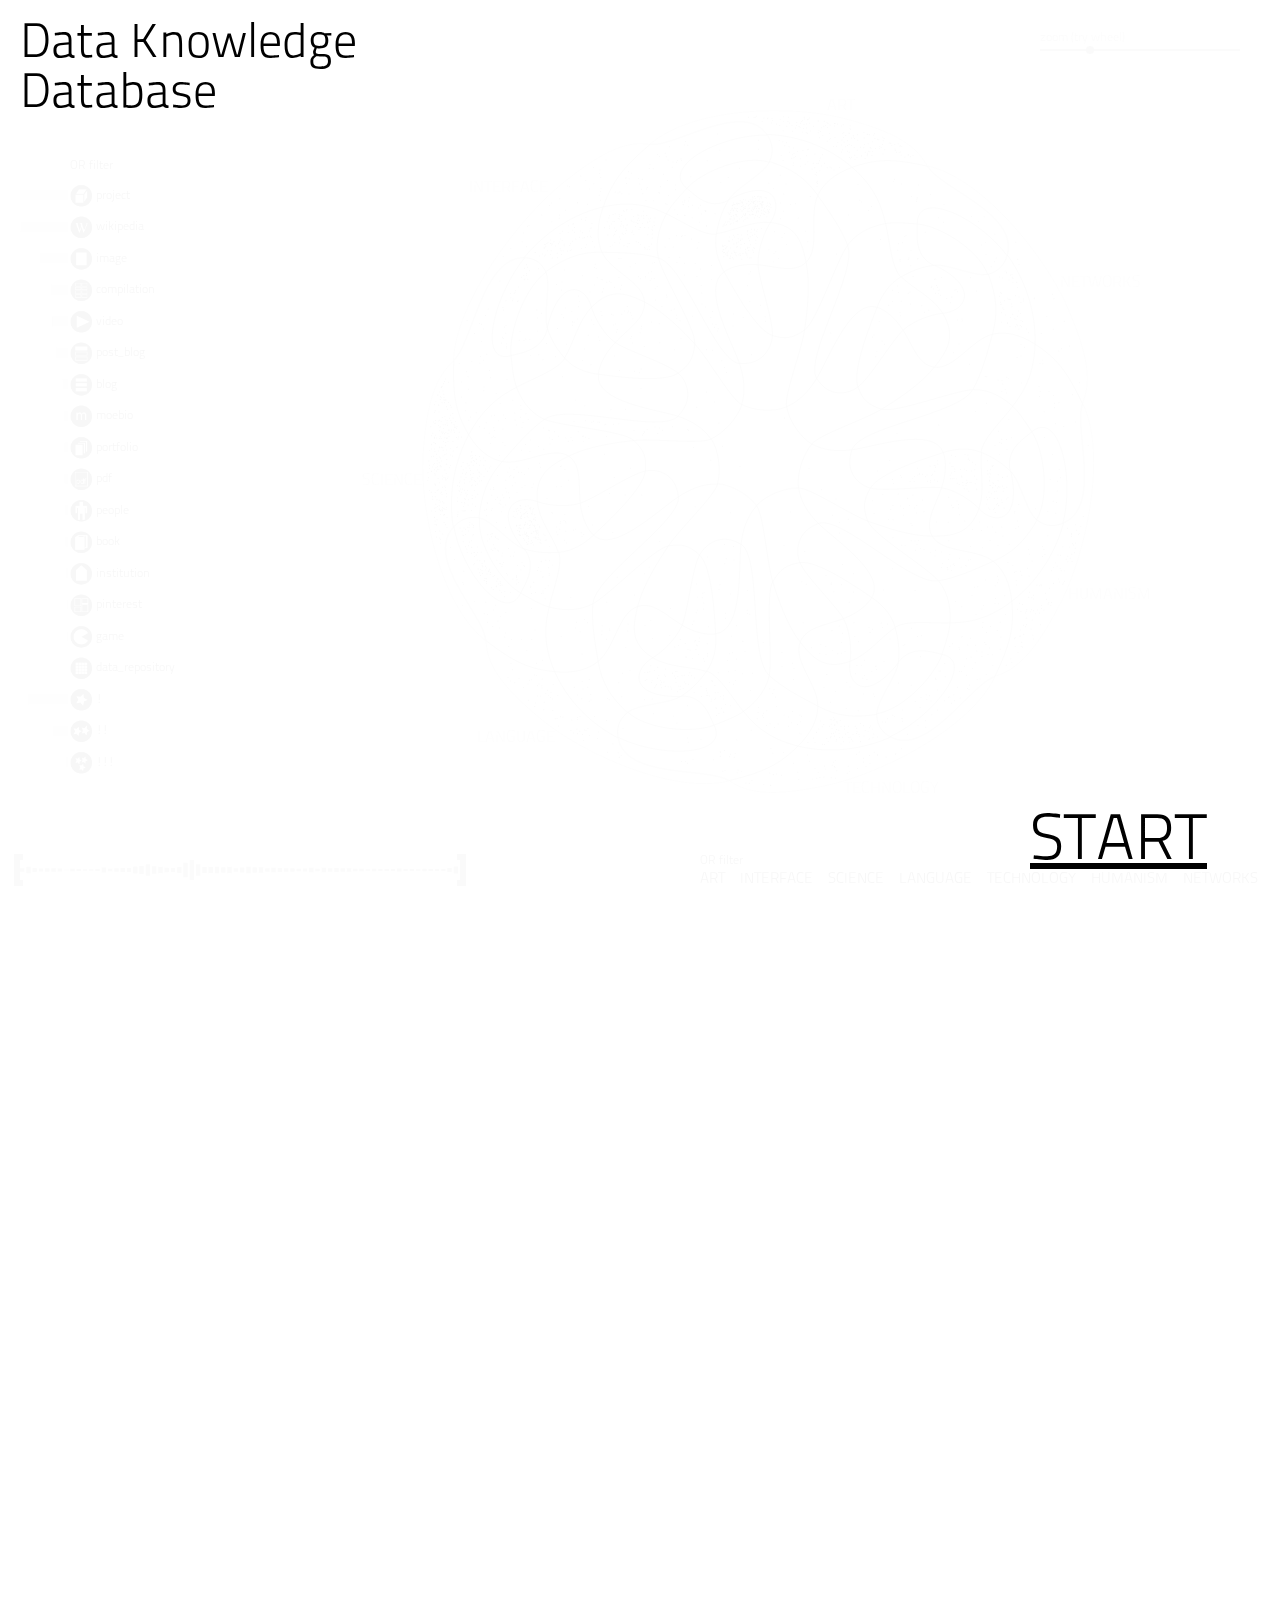
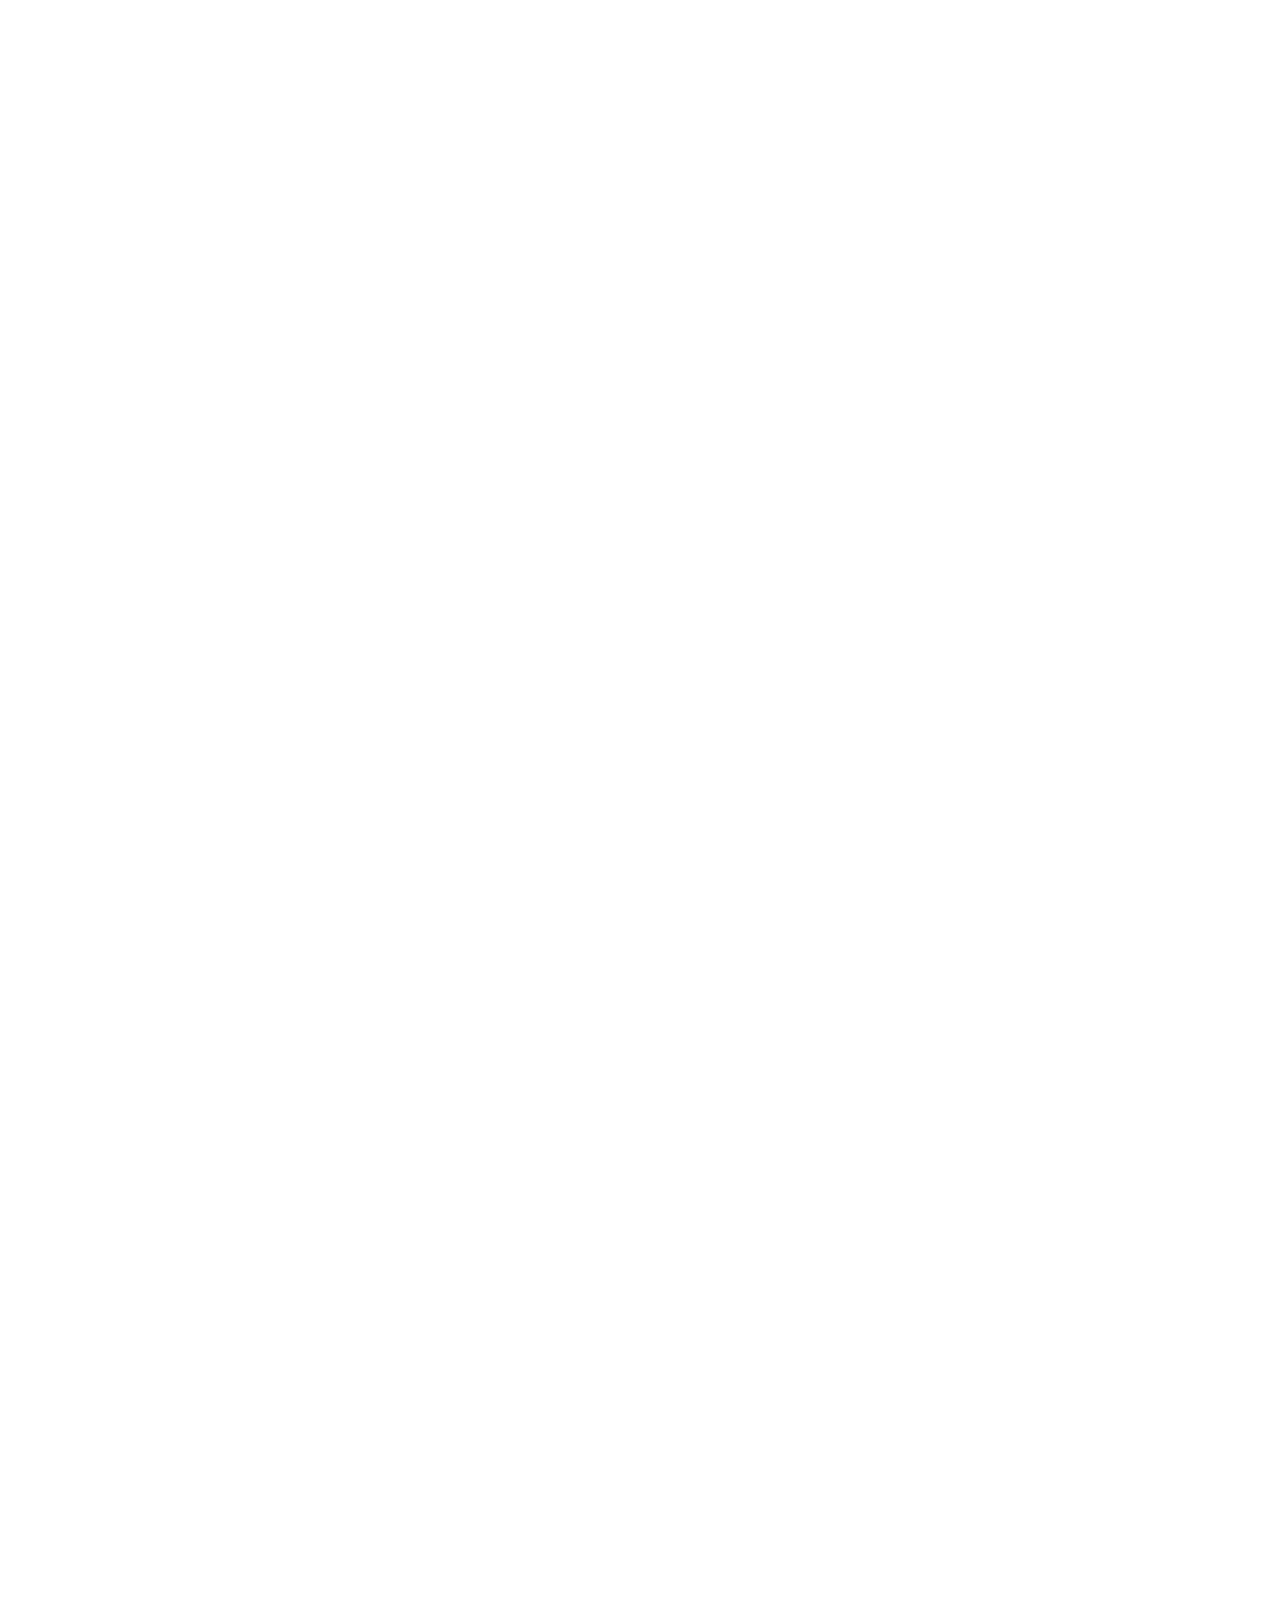
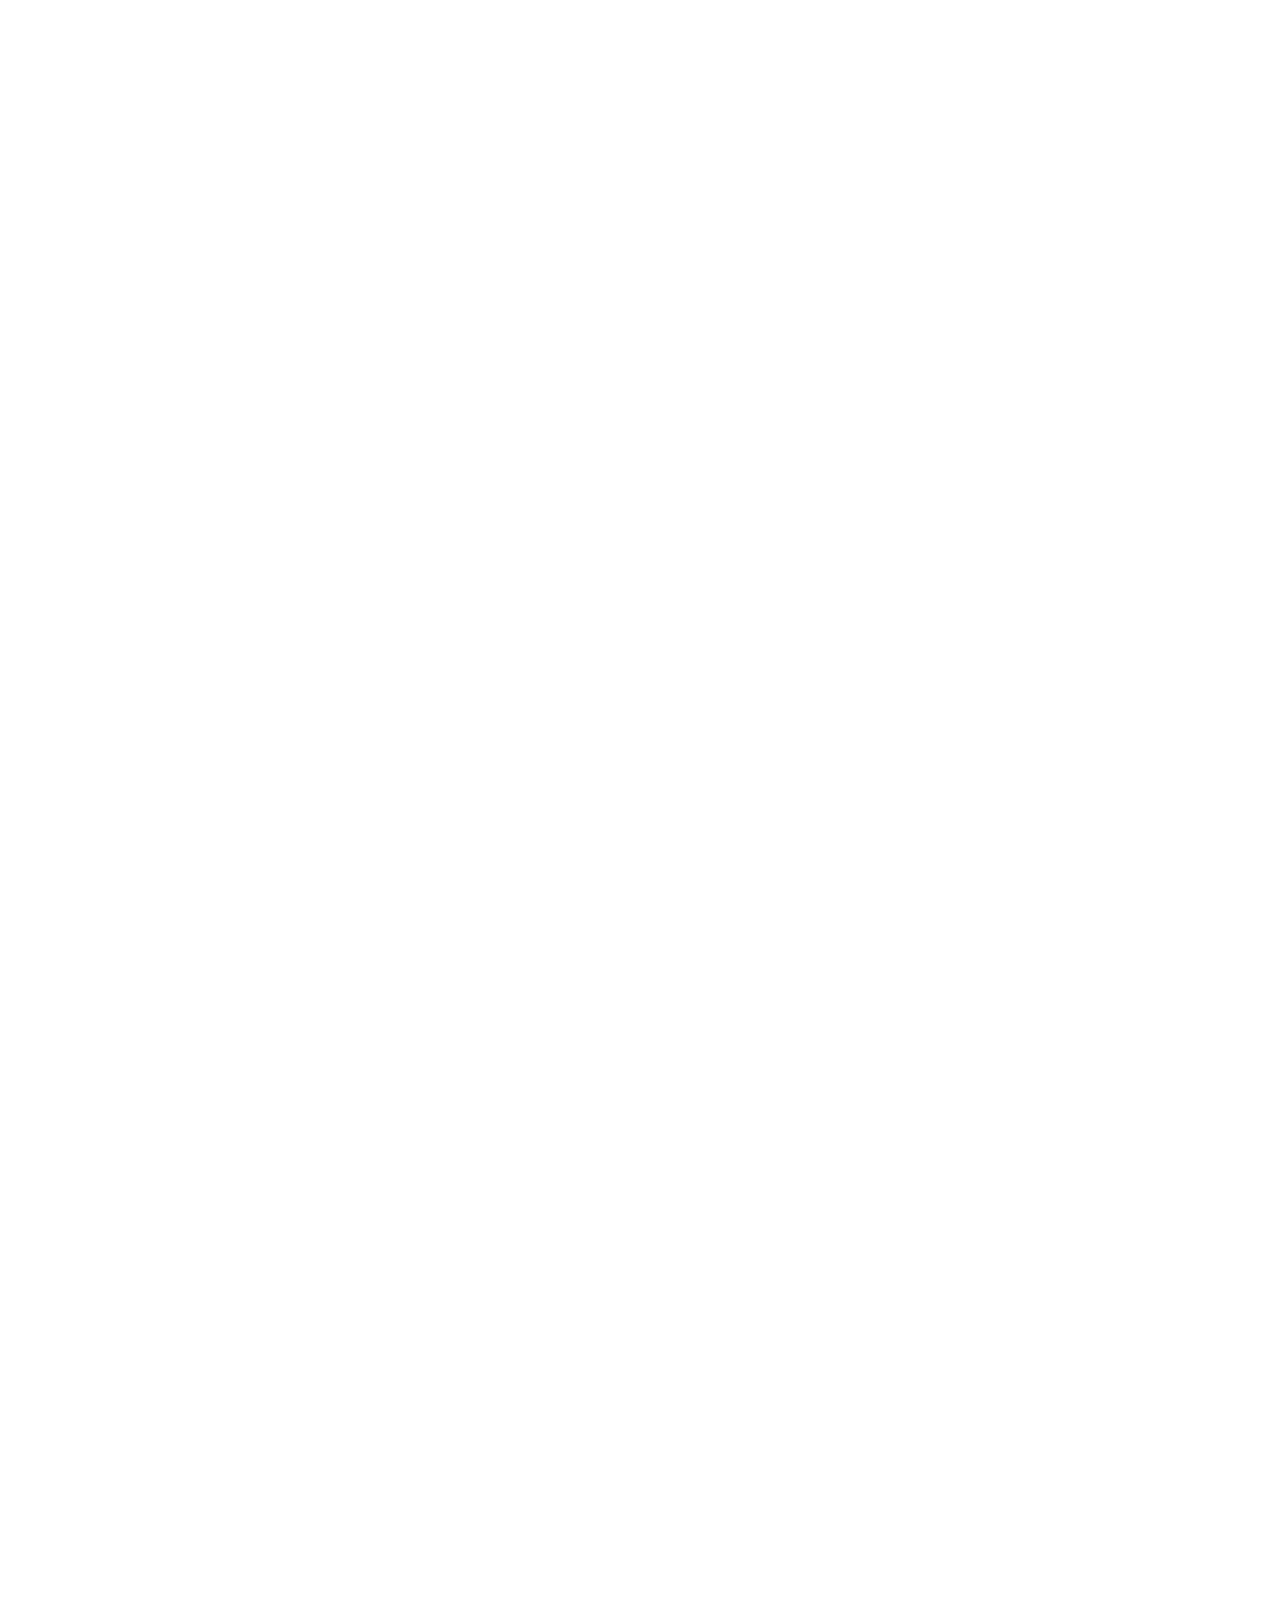
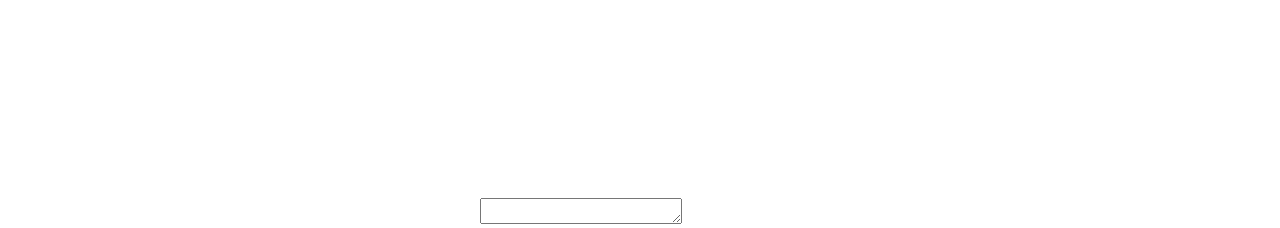
<file: drumwave/kdb/index.htm>
<!DOCTYPE html>

<html lang="en">
	<head>
		<meta charset="utf-8" />
		<title>personal Knowledge database</title>
		
		<meta http-equiv="Content-Type" content="text/html; charset=utf-8" />
		
		<meta name="Author" content="Santiago Ortiz" />
		<meta name="Keywords" content="data visualization, datavis, infovis, map, maps, canvas, html5, javascript, complexity, math, geometry, topology, generative, art, media, design, programming, experimental, computer, network, graph, interaction, interface, information, culture, science, infographics" />
		<meta name="Description" content="personal Knowledge database contains all the internet references I've been accumulating " />
		<meta name="viewport" content="width=device-width, initial-scale=1.0, maximum-scale=1.0, minimum-scale=1.0, user-scalable=no">
		
		<meta name="og:image" property="og:image" content="http://moebio.com/research/knowledgeDatabase/resources/knowledge.png"/> <!-- 323x323 -->
		
		<style type="text/css" media="screen">
			 @font-face {
				 font-family: TitilliumText;
				 src: url(./resources/font/TitilliumText22L002.otf);
				 font-style: normal;
			 }
			 html, body{ height:100%;}
			 body { margin:0; padding:0; overflow:hidden; }
			 textarea:focus { border: 2px solid red; outline: 0px; resize: none; }
			 body {font-family: TitilliumText; font-size: 12px;}
			 a:link{color:#000000;}
			 a:visited{color:#000000;}
			 p{line-height: 180%;}
			 a{text-decoration:none}
		</style>
	</head>
	
	
	<body bgcolor='#FFFFFF' id="index" class="home" link="#000000" vlink="#000000">
		<div id="maindiv">
			<canvas id="main">Your browser does not have support for Canvas.</canvas>
		</div>
	
		<div id="removeDiv"></div>
		
		<script>var hashTag = window.location.hash</script>
		
		<script type="text/javascript">var LOADED_FONT = "TitilliumText";</script>
		
		<!-- jQuery -->
		<!-- <script type="text/javascript" src="./libraries/jquery-1.8.0.min.js"></script>-->
		
		<!-- FRAMEWORK -->
		<script type="text/javascript" src="./classes/all.min.js"></script>
		<!-- <script type="text/javascript" src="../frameworks2/IncludeAll.js"></script> -->
		
		<!-- CLASSES -->
		
		<script type="text/javascript" src="./classes/ZoomScroll.js"></script>
		<script type="text/javascript" src="./classes/SetsFilter.js"></script>
		<script type="text/javascript" src="./classes/IconsTags.js"></script>
		<script type="text/javascript" src="./classes/TextFilter.js"></script>
		<script type="text/javascript" src="./classes/ColorNames.js"></script>
		<script type="text/javascript" src="./classes/LoadAndProcessData.js"></script>
		<script type="text/javascript" src="./classes/Texts.js"></script>
		<script type="text/javascript" src="./classes/LinkPanel.js"></script>
		<script type="text/javascript" src="./classes/TimeLine.js"></script>
		
		<script type="text/javascript" src="./Main.js"></script>
	  
	</body>

</html>
</file>
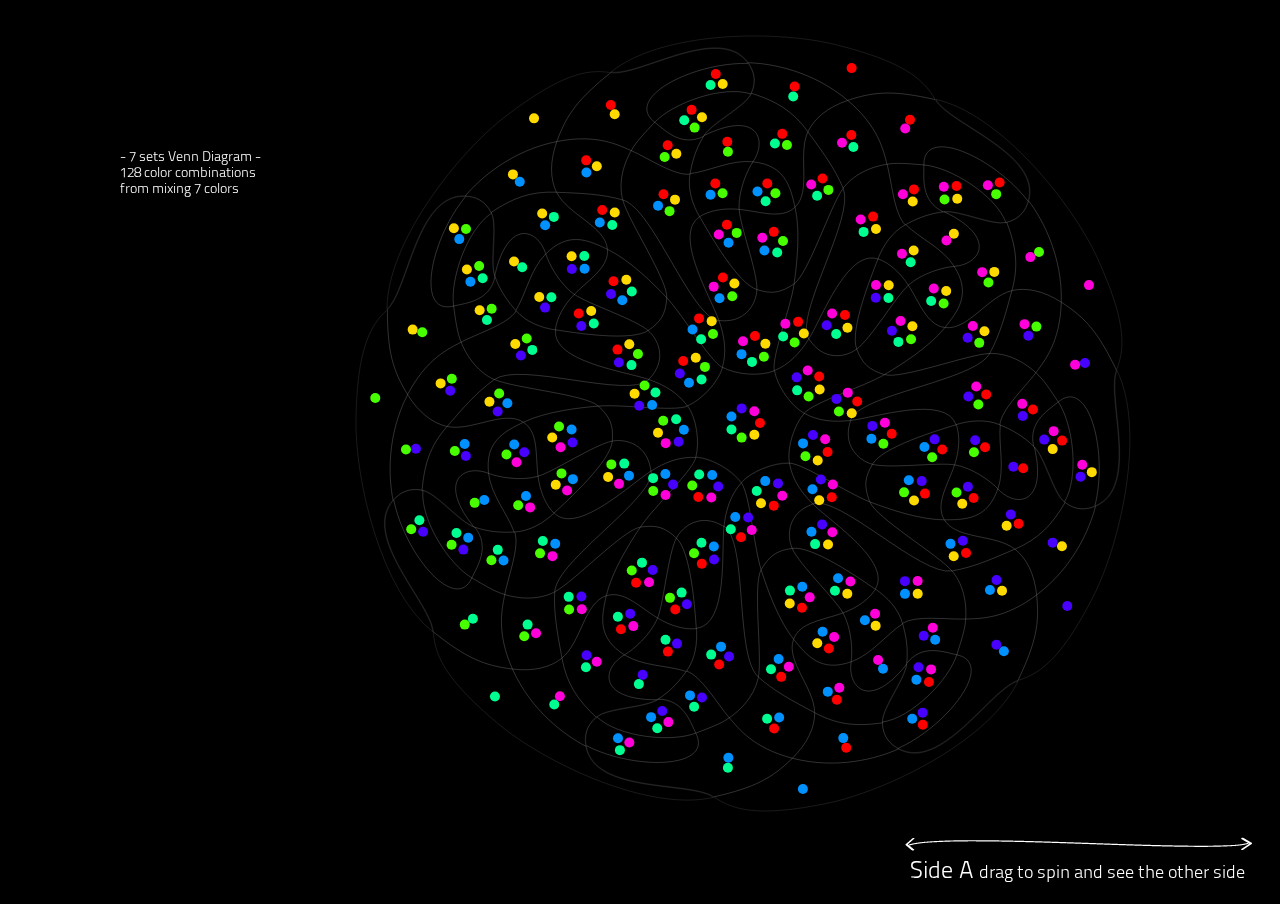
<file: drumwave/seven/index.htm>
<!DOCTYPE html>

<html lang="en">
	<head>
		<meta charset="utf-8" />
		<title>7 sets Venn Diagram</title>
		
		<meta http-equiv="Content-Type" content="text/html; charset=utf-8" />
		
		<meta name="Author" content="Santiago Ortiz" />
		<meta name="Keywords" content="data visualization, datavis, infovis, map, maps, canvas, html5, javascript, complexity, math, geometry, topology, generative, art, media, design, programming, experimental, computer, network, graph, interaction, interface, information, science, infographics" />
		<meta name="Description" content="Santiago Ortiz invents math/data/science projects" />
		<meta name="viewport" content="width=device-width, initial-scale=1.0, maximum-scale=1.0, minimum-scale=1.0, user-scalable=no">
		
		<meta property="og:image" content="http://moebio.com/research/sevensets/resources/sevensets.png"/> <!-- 323x323 -->
		
		<style type="text/css" media="screen">
			 html, body{ height:100%;}
			 body { margin:0; padding:0; overflow:hidden; }
			 textarea:focus { border: 2px solid red; outline: 0px; resize: none; }
			 body {font-family: Arial}
		</style>
	</head>
	
	<!-- <script>var hashTag = window.location.hash</script> -->
	
	<body bgcolor='#FFFFFF' id="index" class="home" link="#000000" vlink="#000000">
		<div id="maindiv">
			<canvas id="main">Your browser does not have support for Canvas.</canvas>
		</div>
	
		<div id="removeDiv"></div>
		
		<style type="text/css" media="screen">
			 @font-face {
			 font-family: TitilliumText;
			 src: url(./resources/font/TitilliumText22L002.otf);
			 font-style: normal;
			 }
			 
			 html, body{ height:100%;}
			 body { margin:0; padding:0; overflow:hidden; }
			 textarea:focus { border: 2px solid red; outline: 0px; resize: none; }
			 body {font-family: TitilliumText; font-size: 12px;}
			 a:link{color:#FFFFFF;}
			 a:visited{color:#FFFFFF;}
			 p{line-height: 180%;}
			 a{text-decoration:none}
		</style>
		<script type="text/javascript">var LOADED_FONT = "TitilliumText";</script>
		
		<!-- jQuery -->
		<script type="text/javascript" src="./classes/jquery-1.8.0.min.js"></script>
		
		<!-- FRAMEWORK -->
		<script type="text/javascript" src="./classes/all.min.js"></script>
		<!-- <script type="text/javascript" src="../frameworks/IncludeAll.js"></script> -->
		
		<!-- CLASSES -->
		
		<script type="text/javascript" src="./classes/ColorNames.js"></script>
		<script type="text/javascript" src="./classes/LoadAndProcessData.js"></script>
		<script type="text/javascript" src="./classes/Texts.js"></script>
		
		<script type="text/javascript" src="./Main.js"></script>
		
		
	
		<!-- google analytics -->
		<script type="text/javascript">
			var _gaq = _gaq || [];
			_gaq.push(['_setAccount', 'UA-28611174-1']);
			_gaq.push(['_trackPageview']);
		
			(function() {
				var ga = document.createElement('script'); ga.type = 'text/javascript'; ga.async = true;
				ga.src = ('https:' == document.location.protocol ? 'https://ssl' : 'http://www') + '.google-analytics.com/ga.js';
				var s = document.getElementsByTagName('script')[0]; s.parentNode.insertBefore(ga, s);
			})();
		</script>
	  
	</body>

</html>
</file>
